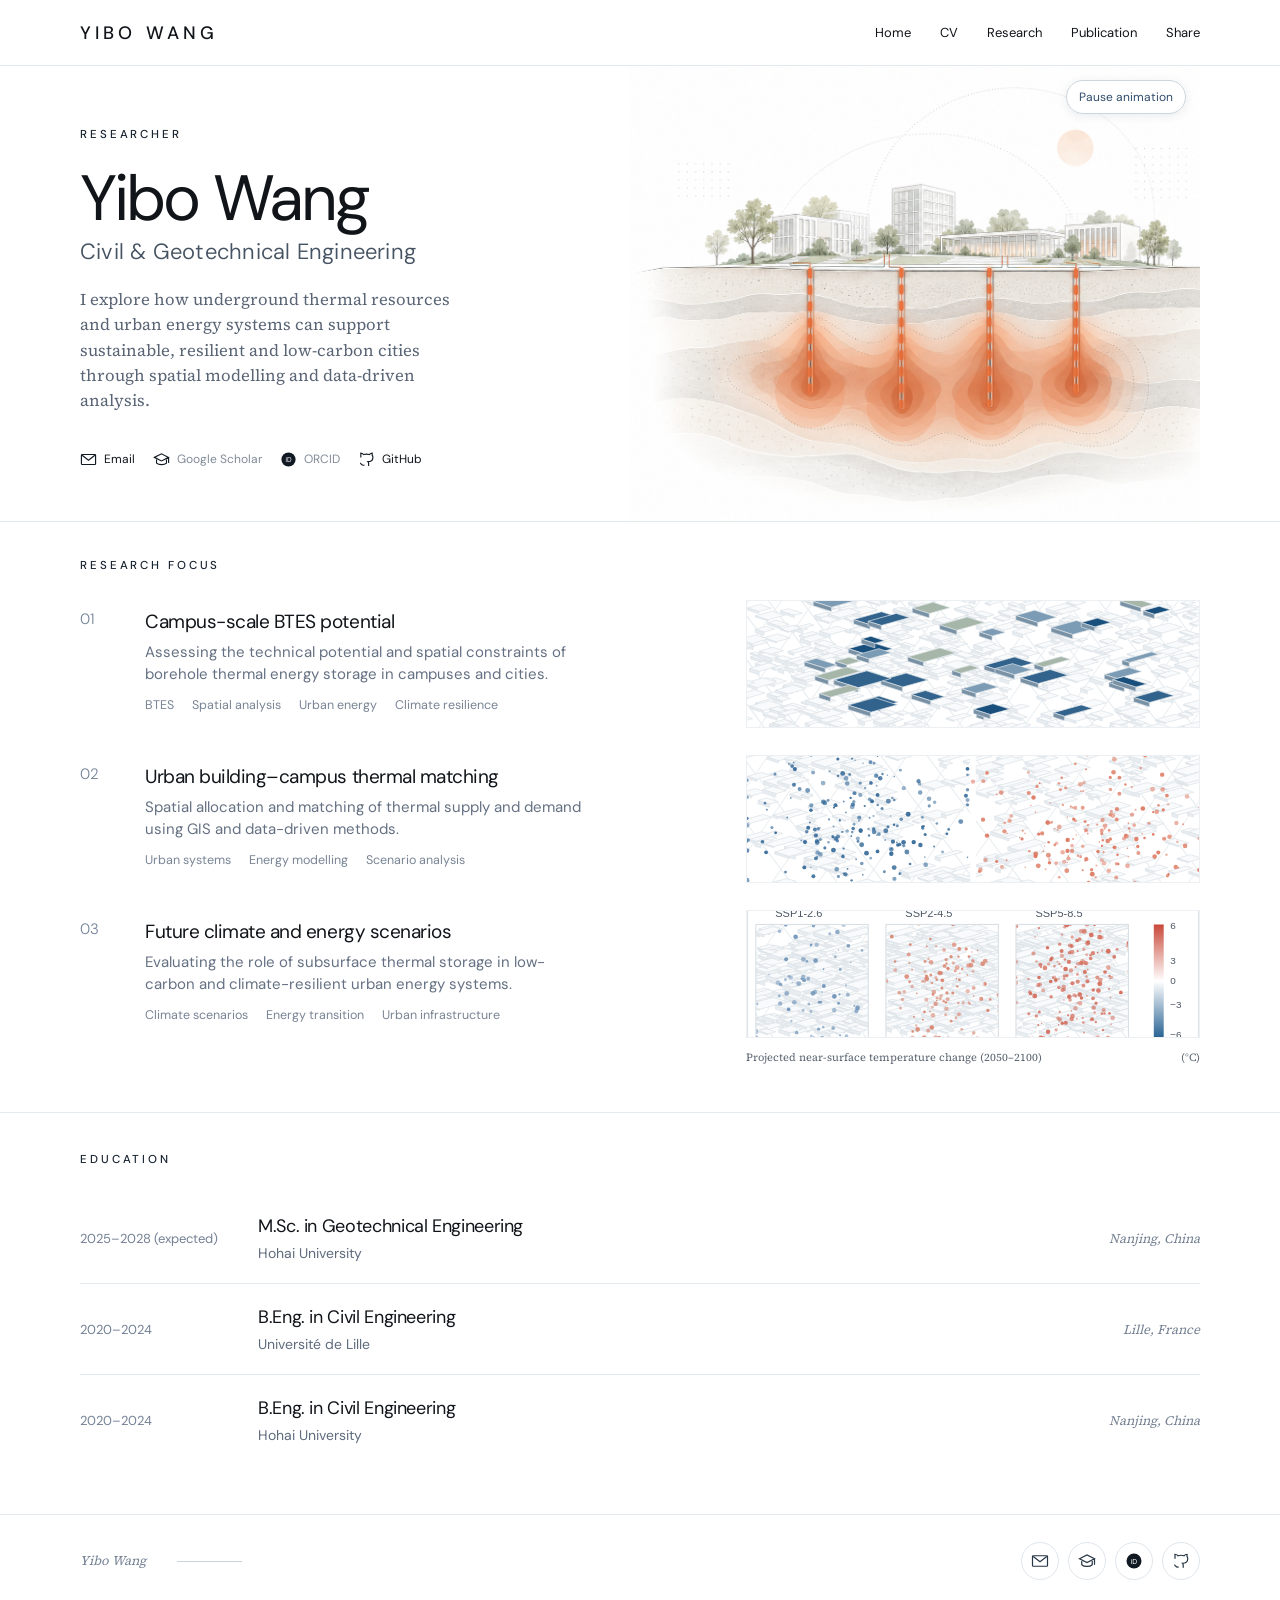
<file: index.html>
<!doctype html>
<html lang="en">
<head>
  <meta charset="utf-8">
  <meta name="viewport" content="width=device-width, initial-scale=1">
  <meta name="description" content="Yibo Wang — research in civil and geotechnical engineering, urban energy systems, and spatial modelling.">
  <title>Yibo Wang | Researcher</title>
  <style>
    @font-face { font-family:"DM Sans"; src:url("assets/fonts/dm-sans-latin.woff2") format("woff2"); font-style:normal; font-weight:100 1000; font-display:swap; }
    @font-face { font-family:"Source Serif 4"; src:url("assets/fonts/source-serif-4-latin.woff2") format("woff2"); font-style:normal; font-weight:200 900; font-display:swap; }
    :root { --ink:#11151a; --muted:#667080; --line:#e4e9ee; --blue:#304d6c; --width:1120px; }
    * { box-sizing:border-box; }
    html { scroll-behavior:smooth; }
    body { margin:0; color:var(--ink); background:#fff; font-family:"DM Sans","Segoe UI",sans-serif; font-optical-sizing:auto; -webkit-font-smoothing:antialiased; }
    a { color:inherit; text-decoration:none; }
    button { font:inherit; }
    .container { width:min(calc(100% - 64px),var(--width)); margin-inline:auto; }
    .site-header { height:66px; border-bottom:1px solid var(--line); background:#fff; }
    .header-inner { width:min(calc(100% - 64px),var(--width)); height:100%; margin:auto; display:flex; align-items:center; justify-content:space-between; gap:24px; }
    .brand { font-size:18px; font-weight:500; letter-spacing:.23em; white-space:nowrap; }
    .nav { display:flex; align-items:center; gap:29px; font-size:13px; }
    .nav a,.nav button { transition:color .2s; }
    .nav button { border:0; background:none; padding:0; color:inherit; cursor:pointer; font-size:inherit; }
    .nav a:hover,.nav a:focus-visible,.nav button:hover,.nav button:focus-visible,.profile-links a:hover { color:#4374a3; }
    .share-status { position:fixed; left:50%; bottom:20px; transform:translateX(-50%); z-index:10; padding:10px 16px; color:#fff; background:#304d6c; border-radius:8px; font-size:13px; box-shadow:0 8px 24px #1a253233; }
    .share-status:empty { display:none; }
    .hero { min-height:456px; border-bottom:1px solid var(--line); }
    .hero-inner { display:grid; grid-template-columns:minmax(0,49%) minmax(0,51%); align-items:center; min-height:455px; }
    .hero-copy { padding:29px 20px 21px 0; position:relative; z-index:1; }
    .eyebrow,.section-title { color:#1a2532; font-size:11.5px; font-weight:500; letter-spacing:.25em; text-transform:uppercase; }
    h1 { margin:23px 0 5px; font-size:64px; font-weight:400; letter-spacing:-.045em; line-height:1.05; }
    .subtitle { font-size:22px; font-weight:350; color:#465363; letter-spacing:.01em; }
    .hero-copy p { max-width:395px; color:#596475; font-family:"Source Serif 4",Georgia,serif; font-size:16.5px; line-height:1.52; margin:21px 0 38px; }
    .profile-links { display:flex; flex-wrap:wrap; gap:12px 18px; align-items:center; width:100%; font-size:12px; white-space:nowrap; }
    .profile-links a,.profile-links span,.footer-links a,.footer-links span { display:inline-flex; align-items:center; gap:7px; }
    .profile-links svg,.footer-links svg { width:17px; height:17px; stroke:#111923; fill:none; stroke-width:1.6; flex:none; }
    .link-unavailable { color:#818b98; cursor:default; }
    .hero-visual { position:relative; width:100%; height:455px; overflow:hidden; }
    .hero-art { width:100%; height:100%; display:block; object-fit:cover; object-position:right center; }
    .hero-flow { position:absolute; inset:0; width:100%; height:100%; pointer-events:none; }
    .heat-flow { fill:none; stroke:#e96932; stroke-width:9; stroke-linecap:round; stroke-dasharray:12 22; opacity:.88; filter:drop-shadow(0 0 6px #e96932); animation:heat-travel 1.8s linear infinite; }
    .heat-flow:nth-child(2) { animation-delay:-.7s; }
    .heat-flow:nth-child(3) { animation-delay:-1.4s; }
    .heat-flow:nth-child(4) { animation-delay:-2.1s; }
    .heat-pulse { fill:#ed7b43; opacity:.18; transform-box:fill-box; transform-origin:center; animation:heat-pulse 3s ease-in-out infinite; }
    .heat-pulse:nth-child(6) { animation-delay:-1s; }
    .heat-pulse:nth-child(7) { animation-delay:-2s; }
    .heat-pulse:nth-child(8) { animation-delay:-3s; }
    @keyframes heat-travel { to { stroke-dashoffset:-34; } }
    @keyframes heat-pulse { 50% { opacity:.42; transform:scale(1.35); } }
    @media (prefers-reduced-motion:reduce) { .heat-flow,.heat-pulse { animation:none; } }
    .hero-visual.motion-enabled .heat-flow { animation:heat-travel 1.8s linear infinite; }
    .hero-visual.motion-enabled .heat-pulse { animation:heat-pulse 3s ease-in-out infinite; }
    .hero-visual.motion-paused .heat-flow,.hero-visual.motion-paused .heat-pulse { animation:none; }
    .motion-toggle { position:absolute; right:14px; top:14px; z-index:2; border:1px solid #cbd6de; border-radius:999px; padding:8px 12px; background:#ffffffeb; color:#304d6c; font-size:12px; cursor:pointer; box-shadow:0 2px 10px #24374a17; }
    .motion-toggle:hover { border-color:#829bb0; }
    .motion-toggle[hidden] { display:none; }
    .research { padding:36px 0 47px; border-bottom:1px solid var(--line); }
    .section-head { display:flex; align-items:center; justify-content:space-between; margin-bottom:27px; }
    .section-title { margin:0; }
    .project-list { display:grid; gap:27px; }
    .project { display:grid; grid-template-columns:54.5% 40.5%; justify-content:space-between; align-items:center; min-height:128px; }
    .project-details { display:grid; grid-template-columns:48px 1fr; gap:17px; align-self:start; padding-top:9px; }
    .number { font-size:15px; color:#718096; font-weight:300; }
    .project h3 { margin:0 0 8px; font-size:19px; letter-spacing:-.025em; font-weight:400; }
    .project p { max-width:445px; margin:0; color:#657183; font-size:15px; line-height:1.44; }
    .tags { display:flex; gap:18px; flex-wrap:wrap; color:#798495; font-size:12.5px; margin-top:12px; }
    .project-visual { width:100%; height:128px; object-fit:cover; border:1px solid #edf0f3; }
    .visual-wrap { position:relative; }
    .visual-note { margin-top:7px; color:#5a6470; font:11px "Source Serif 4",Georgia,serif; }
    .education { padding:39px 0 49px; }
    .education .section-head { margin-bottom:26px; }
    .education-item { display:grid; grid-template-columns:160px minmax(0,1fr) 170px; gap:18px; align-items:center; padding:21px 0; border-bottom:1px solid var(--line); }
    .education-item:last-child { border-bottom:0; }
    .education-years { color:#738094; font-size:13px; }
    .education-degree { margin:0 0 6px; font-size:18px; font-weight:400; letter-spacing:-.02em; }
    .education-school { margin:0; color:#5e6b7d; font-size:14px; }
    .education-location { color:#778394; font:italic 13px "Source Serif 4",Georgia,serif; text-align:right; }
    .site-footer { border-top:1px solid var(--line); min-height:92px; }
    .footer-inner { display:flex; align-items:center; justify-content:space-between; min-height:91px; gap:26px; color:#758294; font:italic 13px "Source Serif 4",Georgia,serif; }
    .footer-rule { height:1px; width:65px; margin-left:28px; background:#c9d3dd; display:inline-block; vertical-align:middle; }
    .footer-links { display:flex; justify-content:flex-end; align-items:center; gap:9px; flex-wrap:wrap; font:12px "DM Sans","Segoe UI",sans-serif; }
    .footer-links a,.footer-links span { width:38px; height:38px; display:inline-flex; align-items:center; justify-content:center; border:1px solid #e0e6ec; border-radius:50%; }
    .footer-links a:hover { color:#4374a3; border-color:#aebdca; }
    .footer-links svg { width:18px; height:18px; stroke:#263544; fill:none; stroke-width:1.6; }
    :focus-visible { outline:2px solid #537ca3; outline-offset:3px; }
    @media (max-width:760px) {
      .container,.header-inner { width:min(calc(100% - 36px),var(--width)); }
      .site-header { height:auto; min-height:66px; }
      .header-inner { flex-wrap:wrap; padding:19px 0; gap:17px; }
      .nav { gap:16px; flex-wrap:wrap; }
      .hero-inner { grid-template-columns:1fr; min-height:0; }
      .hero-copy { padding:62px 0 15px; }
      h1 { font-size:clamp(47px,11vw,62px); }
      .hero-copy p { margin-bottom:29px; }
      .profile-links { width:auto; max-width:100%; gap:13px 18px; }
      .hero-visual { height:min(80vw,390px); max-width:600px; margin:0 auto 21px; }
      .project { grid-template-columns:1fr; gap:15px; }
      .project-visual { height:auto; max-height:210px; }
      .project-list { gap:38px; }
      .education-item { grid-template-columns:104px minmax(0,1fr); gap:8px 12px; align-items:start; }
      .education-location { grid-column:2; text-align:left; }
      .footer-inner { flex-direction:column; align-items:flex-start; justify-content:center; padding:23px 0; }
      .footer-links { justify-content:flex-start; }
    }
    @media (max-width:440px) {
      .subtitle { font-size:18px; }
      .hero-copy p { font-size:15px; }
      .project-details { grid-template-columns:32px 1fr; gap:10px; }
      .tags { gap:8px 13px; }
      .footer-inner { gap:18px; font-size:11px; }
      .footer-rule { width:30px; margin-left:10px; }
    }
  </style>
</head>
<body>
  <header class="site-header">
    <div class="header-inner">
      <a class="brand" href="index.html">YIBO WANG</a>
      <nav class="nav" aria-label="Main navigation"><a href="index.html" aria-current="page">Home</a><a href="assets/cv.pdf" target="_blank" rel="noopener noreferrer" aria-label="CV PDF placeholder, opens in a new tab">CV</a><a href="research.html">Research</a><a href="publications.html">Publication</a><a href="share.html">Share</a></nav>
    </div>
  </header>
  <main>
    <section class="hero" id="about" aria-labelledby="page-title">
      <div class="container hero-inner">
        <div class="hero-copy">
          <div class="eyebrow">Researcher</div>
          <h1 id="page-title">Yibo Wang</h1>
          <div class="subtitle">Civil &amp; Geotechnical Engineering</div>
          <p>I explore how underground thermal resources and urban energy systems can support sustainable, resilient and low-carbon cities through spatial modelling and data-driven analysis.</p>
          <div class="profile-links" aria-label="Profiles and contact">
            <a href="mailto:y1bo_wang@163.com" title="Email: y1bo_wang@163.com"><svg viewBox="0 0 24 24" aria-hidden="true"><rect x="2" y="5" width="20" height="14" rx="1"/><path d="m3 6 9 7 9-7"/></svg>Email</a>
            <span class="link-unavailable" title="Google Scholar link to be added"><svg viewBox="0 0 24 24" aria-hidden="true"><path d="M2 9 12 4l10 5-10 5L2 9Z M5 12v5c3 3 11 3 14 0v-5 M22 9v8"/></svg>Google Scholar</span>
            <span class="link-unavailable" title="ORCID link to be added"><svg viewBox="0 0 24 24" aria-hidden="true"><circle cx="12" cy="12" r="10" fill="#111923" stroke="none"/><text x="12" y="16" text-anchor="middle" font-size="9" fill="#fff" stroke="none" font-family="Arial">iD</text></svg>ORCID</span>
            <a href="https://github.com/y1bo-wang" target="_blank" rel="noopener noreferrer"><svg viewBox="0 0 24 24" aria-hidden="true"><path d="M9 20c-4 1-4-2-6-3m12 4v-3c0-1 0-2-1-3 4 0 7-2 7-6 0-1 0-2-1-3 0-1 0-2 0-3-2 0-3 1-4 2-3-1-5-1-8 0-1-1-2-2-4-2 0 1 0 2 0 3v3"/></svg>GitHub</a>
          </div>
        </div>
        <div class="hero-visual" role="group" aria-label="Geothermal illustration and animation control">
          <img class="hero-art" src="assets/visuals/hero-thermal.png" alt="Campus buildings above geothermal boreholes and underground heat zones" fetchpriority="high">
          <button class="motion-toggle" type="button" aria-pressed="false" hidden>Play animation</button>
          <svg class="hero-flow" viewBox="0 0 1672 941" preserveAspectRatio="xMaxYMid slice" aria-hidden="true">
            <path class="heat-flow" d="M865 423V678"/><path class="heat-flow" d="M1054 422V705"/><path class="heat-flow" d="M1236 421V702"/><path class="heat-flow" d="M1415 423V673"/>
            <circle class="heat-pulse" cx="865" cy="677" r="72"/><circle class="heat-pulse" cx="1054" cy="705" r="72"/><circle class="heat-pulse" cx="1236" cy="702" r="72"/><circle class="heat-pulse" cx="1415" cy="673" r="72"/>
          </svg>
        </div>
      </div>
    </section>
    <section class="research" id="research" aria-labelledby="research-title">
      <div class="container">
        <div class="section-head"><h2 class="section-title" id="research-title">Research Focus</h2></div>
        <div class="project-list" id="research-list">
          <article class="project">
            <div class="project-details"><div class="number">01</div><div><h3>Campus-scale BTES potential</h3><p>Assessing the technical potential and spatial constraints of borehole thermal energy storage in campuses and cities.</p><div class="tags"><span>BTES</span><span>Spatial analysis</span><span>Urban energy</span><span>Climate resilience</span></div></div></div>
            <img class="project-visual" src="assets/visuals/campus.svg" alt="Map illustration of campus buildings and energy potential" loading="lazy">
          </article>
          <article class="project">
            <div class="project-details"><div class="number">02</div><div><h3>Urban building–campus thermal matching</h3><p>Spatial allocation and matching of thermal supply and demand using GIS and data-driven methods.</p><div class="tags"><span>Urban systems</span><span>Energy modelling</span><span>Scenario analysis</span></div></div></div>
            <img class="project-visual" src="assets/visuals/matching.svg" alt="Maps of thermal supply and demand locations" loading="lazy">
          </article>
          <article class="project">
            <div class="project-details"><div class="number">03</div><div><h3>Future climate and energy scenarios</h3><p>Evaluating the role of subsurface thermal storage in low-carbon and climate-resilient urban energy systems.</p><div class="tags"><span>Climate scenarios</span><span>Energy transition</span><span>Urban infrastructure</span></div></div></div>
            <div class="visual-wrap"><img class="project-visual" src="assets/visuals/climate.svg" alt="Three climate scenario map illustrations" loading="lazy"><div class="visual-note">Projected near-surface temperature change (2050–2100) <span style="float:right">(°C)</span></div></div>
          </article>
        </div>
      </div>
    </section>
    <section class="education" id="education" aria-labelledby="education-title">
      <div class="container">
        <div class="section-head"><h2 class="section-title" id="education-title">Education</h2></div>
        <div class="education-list">
          <article class="education-item"><div class="education-years">2025–2028 (expected)</div><div><h3 class="education-degree">M.Sc. in Geotechnical Engineering</h3><p class="education-school">Hohai University</p></div><div class="education-location">Nanjing, China</div></article>
          <article class="education-item"><div class="education-years">2020–2024</div><div><h3 class="education-degree">B.Eng. in Civil Engineering</h3><p class="education-school">Université de Lille</p></div><div class="education-location">Lille, France</div></article>
          <article class="education-item"><div class="education-years">2020–2024</div><div><h3 class="education-degree">B.Eng. in Civil Engineering</h3><p class="education-school">Hohai University</p></div><div class="education-location">Nanjing, China</div></article>
        </div>
      </div>
    </section>
  </main>
  <footer class="site-footer" id="contact"><div class="container footer-inner"><span>Yibo Wang <span class="footer-rule"></span></span><nav class="footer-links" aria-label="Contact and profiles"><a href="mailto:y1bo_wang@163.com" aria-label="Email Yibo Wang" title="Email: y1bo_wang@163.com"><svg viewBox="0 0 24 24" aria-hidden="true"><rect x="2" y="5" width="20" height="14" rx="1"/><path d="m3 6 9 7 9-7"/></svg></a><span class="link-unavailable" role="img" aria-label="Google Scholar link to be added" title="Google Scholar link to be added"><svg viewBox="0 0 24 24" aria-hidden="true"><path d="M2 9 12 4l10 5-10 5L2 9Z M5 12v5c3 3 11 3 14 0v-5 M22 9v8"/></svg></span><span class="link-unavailable" role="img" aria-label="ORCID link to be added" title="ORCID link to be added"><svg viewBox="0 0 24 24" aria-hidden="true"><circle cx="12" cy="12" r="10" fill="#111923" stroke="none"/><text x="12" y="16" text-anchor="middle" font-size="9" fill="#fff" stroke="none" font-family="Arial">iD</text></svg></span><a href="https://github.com/y1bo-wang" target="_blank" rel="noopener noreferrer" aria-label="GitHub" title="GitHub"><svg viewBox="0 0 24 24" aria-hidden="true"><path d="M9 20c-4 1-4-2-6-3m12 4v-3c0-1 0-2-1-3 4 0 7-2 7-6 0-1 0-2-1-3 0-1 0-2 0-3-2 0-3 1-4 2-3-1-5-1-8 0-1-1-2-2-4-2 0 1 0 2 0 3v3"/></svg></a></nav></div></footer>
  <script src="assets/hero-motion.js" defer></script>
</body>
</html>
</file>
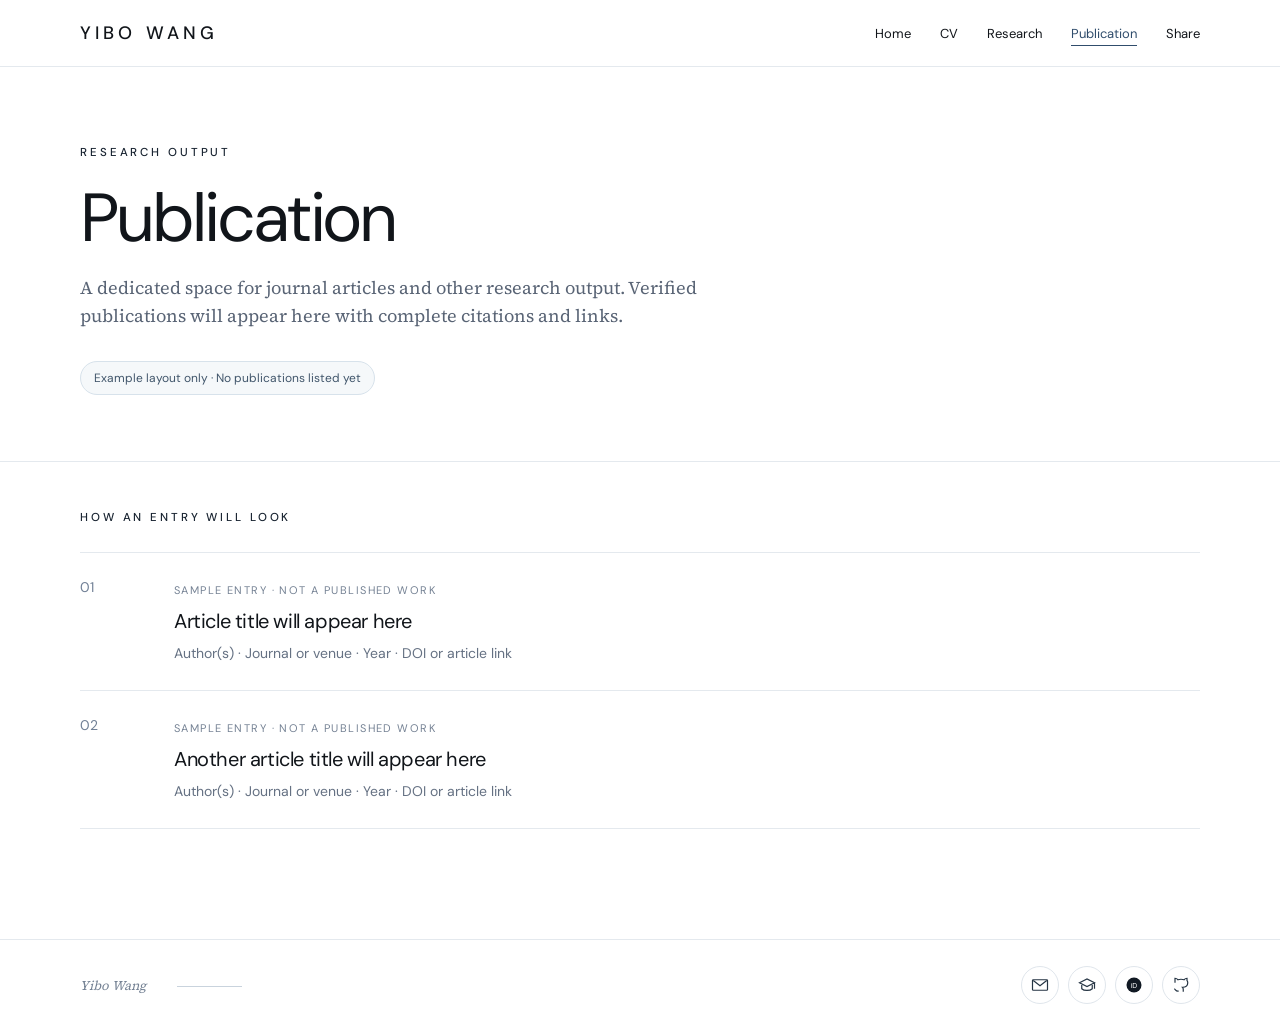
<file: publications.html>
<!doctype html>
<html lang="en">
<head>
  <meta charset="utf-8">
  <meta name="viewport" content="width=device-width, initial-scale=1">
  <meta name="description" content="Publication page for Yibo Wang. Example entries are placeholders pending verified publication details.">
  <title>Publication | Yibo Wang</title>
  <link rel="stylesheet" href="assets/page.css">
</head>
<body>
  <header class="site-header"><div class="header-inner">
    <a class="brand" href="index.html">YIBO WANG</a>
    <nav class="nav" aria-label="Main navigation"><a href="index.html">Home</a><a href="assets/cv.pdf" target="_blank" rel="noopener noreferrer" aria-label="CV PDF placeholder, opens in a new tab">CV</a><a href="research.html">Research</a><a href="publications.html" aria-current="page">Publication</a><a href="share.html">Share</a></nav>
  </div></header>
  <main>
    <section class="intro"><div class="container">
      <p class="eyebrow">Research output</p>
      <h1>Publication</h1>
      <p class="intro-copy">A dedicated space for journal articles and other research output. Verified publications will appear here with complete citations and links.</p>
      <span class="sample-note">Example layout only · No publications listed yet</span>
    </div></section>
    <section class="examples" aria-labelledby="example-title"><div class="container">
      <h2 class="section-title" id="example-title">How an entry will look</h2>
      <article class="entry"><span class="entry-number">01</span><div><span class="entry-label">Sample entry · Not a published work</span><h2>Article title will appear here</h2><p>Author(s) · Journal or venue · Year · DOI or article link</p></div></article>
      <article class="entry"><span class="entry-number">02</span><div><span class="entry-label">Sample entry · Not a published work</span><h2>Another article title will appear here</h2><p>Author(s) · Journal or venue · Year · DOI or article link</p></div></article>
    </div></section>
  </main>
  <footer class="site-footer"><div class="container footer-inner"><span>Yibo Wang <span class="footer-rule"></span></span><nav class="footer-links" aria-label="Contact and profiles"><a href="mailto:y1bo_wang@163.com" aria-label="Email Yibo Wang" title="Email: y1bo_wang@163.com"><svg viewBox="0 0 24 24" aria-hidden="true"><rect x="2" y="5" width="20" height="14" rx="1"/><path d="m3 6 9 7 9-7"/></svg></a><span class="link-unavailable" role="img" aria-label="Google Scholar link to be added" title="Google Scholar link to be added"><svg viewBox="0 0 24 24" aria-hidden="true"><path d="M2 9 12 4l10 5-10 5L2 9Z M5 12v5c3 3 11 3 14 0v-5 M22 9v8"/></svg></span><span class="link-unavailable" role="img" aria-label="ORCID link to be added" title="ORCID link to be added"><svg viewBox="0 0 24 24" aria-hidden="true"><circle cx="12" cy="12" r="10" fill="#111923" stroke="none"/><text x="12" y="16" text-anchor="middle" font-size="9" fill="#fff" stroke="none" font-family="Arial">iD</text></svg></span><a href="https://github.com/y1bo-wang" target="_blank" rel="noopener noreferrer" aria-label="GitHub" title="GitHub"><svg viewBox="0 0 24 24" aria-hidden="true"><path d="M9 20c-4 1-4-2-6-3m12 4v-3c0-1 0-2-1-3 4 0 7-2 7-6 0-1 0-2-1-3 0-1 0-2 0-3-2 0-3 1-4 2-3-1-5-1-8 0-1-1-2-2-4-2 0 1 0 2 0 3v3"/></svg></a></nav></div></footer>
</body>
</html>
</file>
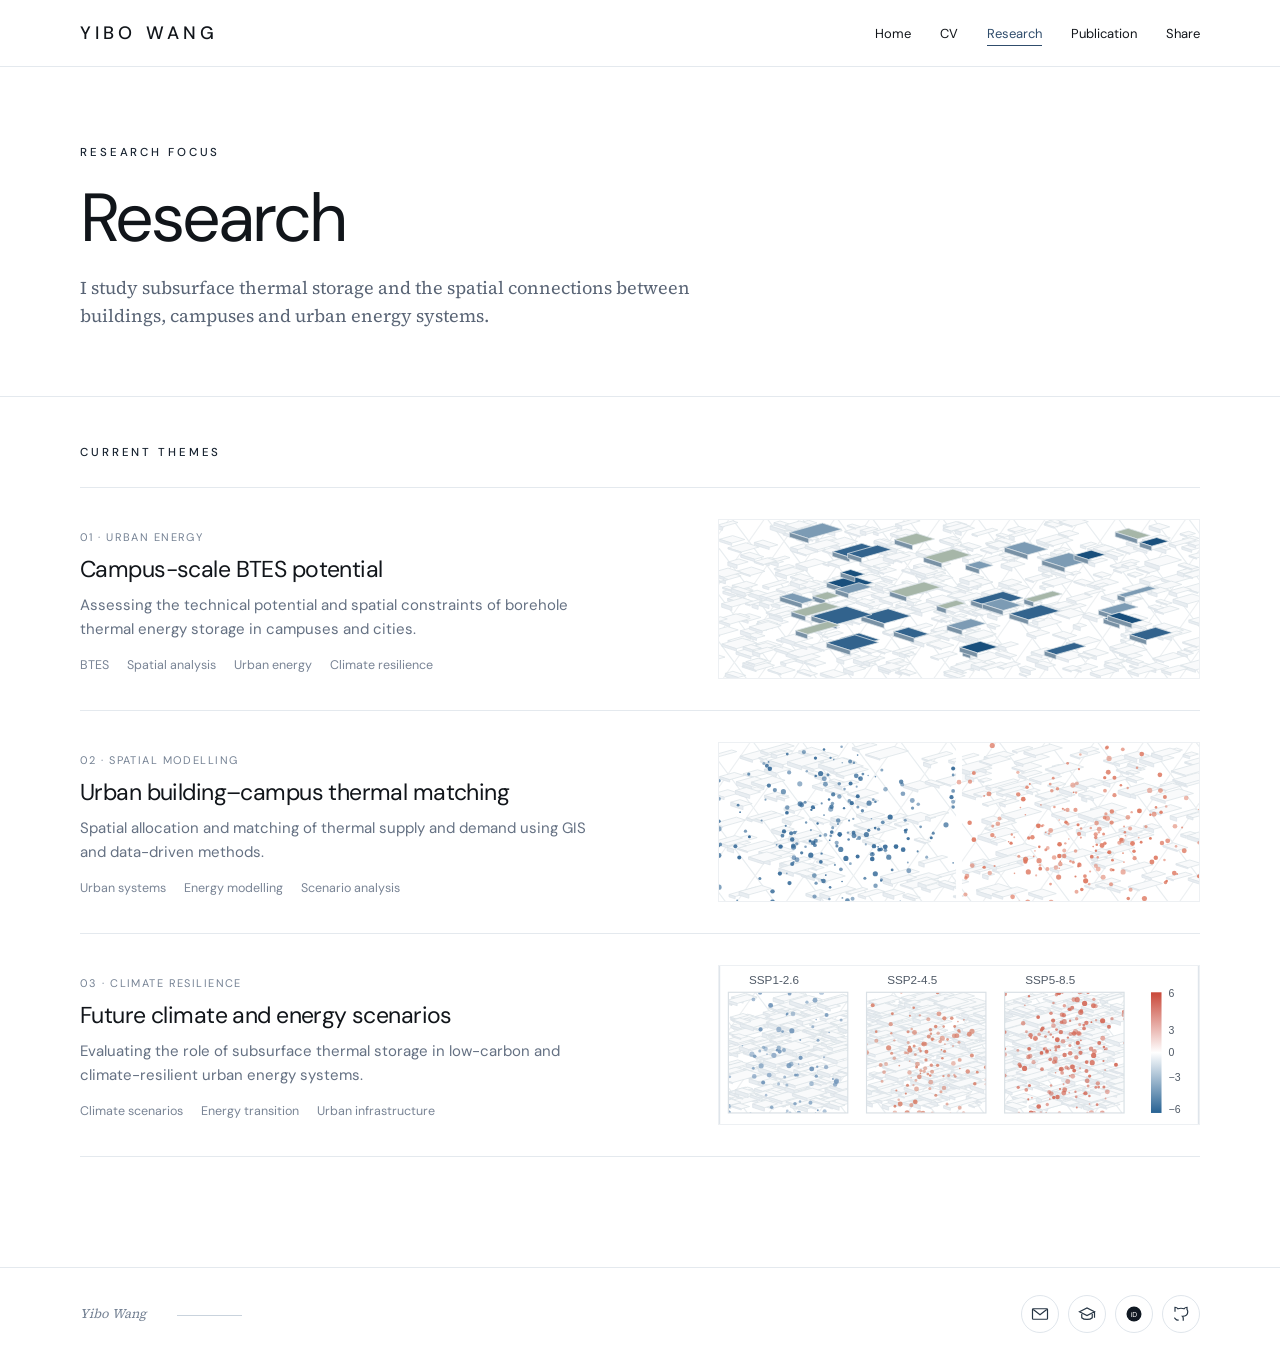
<file: research.html>
<!doctype html>
<html lang="en">
<head>
  <meta charset="utf-8">
  <meta name="viewport" content="width=device-width, initial-scale=1">
  <meta name="description" content="Research themes of Yibo Wang in geotechnical engineering and urban energy systems.">
  <title>Research | Yibo Wang</title>
  <link rel="stylesheet" href="assets/page.css">
</head>
<body>
  <header class="site-header"><div class="header-inner"><a class="brand" href="index.html">YIBO WANG</a><nav class="nav" aria-label="Main navigation"><a href="index.html">Home</a><a href="assets/cv.pdf" target="_blank" rel="noopener noreferrer" aria-label="CV PDF placeholder, opens in a new tab">CV</a><a href="research.html" aria-current="page">Research</a><a href="publications.html">Publication</a><a href="share.html">Share</a></nav></div></header>
  <main><section class="intro"><div class="container">
      <p class="eyebrow">Research focus</p>
      <h1>Research</h1>
      <p class="intro-copy">I study subsurface thermal storage and the spatial connections between buildings, campuses and urban energy systems.</p>
    </div></section>
    <section class="examples" aria-labelledby="research-heading"><div class="container">
      <h2 class="section-title" id="research-heading">Current themes</h2>
      <div class="research-list">
        <article class="research-entry"><div><span class="entry-label">01 · Urban energy</span><h2>Campus-scale BTES potential</h2><p>Assessing the technical potential and spatial constraints of borehole thermal energy storage in campuses and cities.</p><div class="tags"><span>BTES</span><span>Spatial analysis</span><span>Urban energy</span><span>Climate resilience</span></div></div><img src="assets/visuals/campus.svg" alt="Illustration of campus buildings and energy potential"></article>
        <article class="research-entry"><div><span class="entry-label">02 · Spatial modelling</span><h2>Urban building–campus thermal matching</h2><p>Spatial allocation and matching of thermal supply and demand using GIS and data-driven methods.</p><div class="tags"><span>Urban systems</span><span>Energy modelling</span><span>Scenario analysis</span></div></div><img src="assets/visuals/matching.svg" alt="Illustration of thermal supply and demand locations"></article>
        <article class="research-entry"><div><span class="entry-label">03 · Climate resilience</span><h2>Future climate and energy scenarios</h2><p>Evaluating the role of subsurface thermal storage in low-carbon and climate-resilient urban energy systems.</p><div class="tags"><span>Climate scenarios</span><span>Energy transition</span><span>Urban infrastructure</span></div></div><img src="assets/visuals/climate.svg" alt="Illustration of climate scenario maps"></article>
      </div>
    </div></section></main>
  <footer class="site-footer"><div class="container footer-inner"><span>Yibo Wang <span class="footer-rule"></span></span><nav class="footer-links" aria-label="Contact and profiles"><a href="mailto:y1bo_wang@163.com" aria-label="Email Yibo Wang" title="Email: y1bo_wang@163.com"><svg viewBox="0 0 24 24" aria-hidden="true"><rect x="2" y="5" width="20" height="14" rx="1"/><path d="m3 6 9 7 9-7"/></svg></a><span class="link-unavailable" role="img" aria-label="Google Scholar link to be added" title="Google Scholar link to be added"><svg viewBox="0 0 24 24" aria-hidden="true"><path d="M2 9 12 4l10 5-10 5L2 9Z M5 12v5c3 3 11 3 14 0v-5 M22 9v8"/></svg></span><span class="link-unavailable" role="img" aria-label="ORCID link to be added" title="ORCID link to be added"><svg viewBox="0 0 24 24" aria-hidden="true"><circle cx="12" cy="12" r="10" fill="#111923" stroke="none"/><text x="12" y="16" text-anchor="middle" font-size="9" fill="#fff" stroke="none" font-family="Arial">iD</text></svg></span><a href="https://github.com/y1bo-wang" target="_blank" rel="noopener noreferrer" aria-label="GitHub" title="GitHub"><svg viewBox="0 0 24 24" aria-hidden="true"><path d="M9 20c-4 1-4-2-6-3m12 4v-3c0-1 0-2-1-3 4 0 7-2 7-6 0-1 0-2-1-3 0-1 0-2 0-3-2 0-3 1-4 2-3-1-5-1-8 0-1-1-2-2-4-2 0 1 0 2 0 3v3"/></svg></a></nav></div></footer>
  
</body>
</html>
</file>
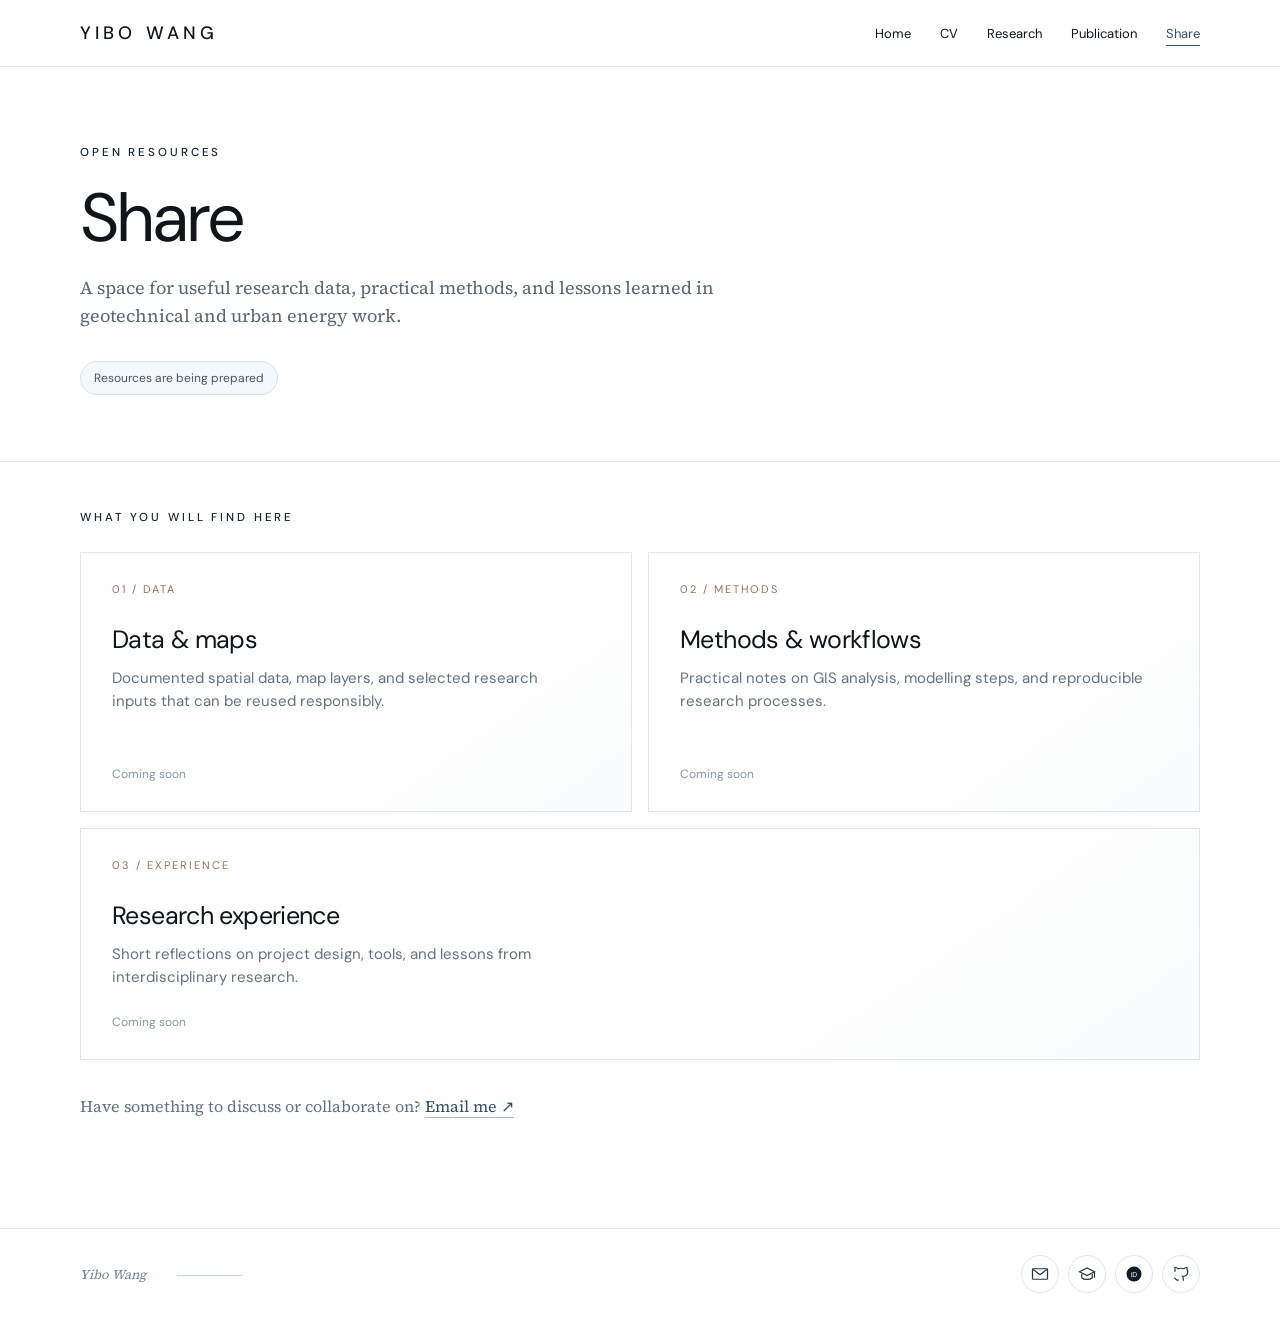
<file: share.html>
<!doctype html>
<html lang="en">
<head>
  <meta charset="utf-8">
  <meta name="viewport" content="width=device-width, initial-scale=1">
  <meta name="description" content="Shared research data, methods, and experience from Yibo Wang.">
  <title>Share | Yibo Wang</title>
  <link rel="stylesheet" href="assets/page.css">
</head>
<body>
  <header class="site-header"><div class="header-inner"><a class="brand" href="index.html">YIBO WANG</a><nav class="nav" aria-label="Main navigation"><a href="index.html">Home</a><a href="assets/cv.pdf" target="_blank" rel="noopener noreferrer" aria-label="CV PDF placeholder, opens in a new tab">CV</a><a href="research.html">Research</a><a href="publications.html">Publication</a><a href="share.html" aria-current="page">Share</a></nav></div></header>
  <main>
    <section class="intro"><div class="container">
      <p class="eyebrow">Open resources</p>
      <h1>Share</h1>
      <p class="intro-copy">A space for useful research data, practical methods, and lessons learned in geotechnical and urban energy work.</p>
      <span class="sample-note">Resources are being prepared</span>
    </div></section>
    <section class="examples share-section" aria-labelledby="share-heading"><div class="container">
      <h2 class="section-title" id="share-heading">What you will find here</h2>
      <div class="resource-grid">
        <article class="resource-card"><span class="resource-number">01 / Data</span><h2>Data &amp; maps</h2><p>Documented spatial data, map layers, and selected research inputs that can be reused responsibly.</p><span class="resource-state">Coming soon</span></article>
        <article class="resource-card"><span class="resource-number">02 / Methods</span><h2>Methods &amp; workflows</h2><p>Practical notes on GIS analysis, modelling steps, and reproducible research processes.</p><span class="resource-state">Coming soon</span></article>
        <article class="resource-card"><span class="resource-number">03 / Experience</span><h2>Research experience</h2><p>Short reflections on project design, tools, and lessons from interdisciplinary research.</p><span class="resource-state">Coming soon</span></article>
      </div>
      <p class="share-contact">Have something to discuss or collaborate on? <a href="mailto:y1bo_wang@163.com">Email me <span aria-hidden="true">↗</span></a></p>
    </div></section>
  </main>
  <footer class="site-footer"><div class="container footer-inner"><span>Yibo Wang <span class="footer-rule"></span></span><nav class="footer-links" aria-label="Contact and profiles"><a href="mailto:y1bo_wang@163.com" aria-label="Email Yibo Wang" title="Email: y1bo_wang@163.com"><svg viewBox="0 0 24 24" aria-hidden="true"><rect x="2" y="5" width="20" height="14" rx="1"/><path d="m3 6 9 7 9-7"/></svg></a><span class="link-unavailable" role="img" aria-label="Google Scholar link to be added" title="Google Scholar link to be added"><svg viewBox="0 0 24 24" aria-hidden="true"><path d="M2 9 12 4l10 5-10 5L2 9Z M5 12v5c3 3 11 3 14 0v-5 M22 9v8"/></svg></span><span class="link-unavailable" role="img" aria-label="ORCID link to be added" title="ORCID link to be added"><svg viewBox="0 0 24 24" aria-hidden="true"><circle cx="12" cy="12" r="10" fill="#111923" stroke="none"/><text x="12" y="16" text-anchor="middle" font-size="9" fill="#fff" stroke="none" font-family="Arial">iD</text></svg></span><a href="https://github.com/y1bo-wang" target="_blank" rel="noopener noreferrer" aria-label="GitHub" title="GitHub"><svg viewBox="0 0 24 24" aria-hidden="true"><path d="M9 20c-4 1-4-2-6-3m12 4v-3c0-1 0-2-1-3 4 0 7-2 7-6 0-1 0-2-1-3 0-1 0-2 0-3-2 0-3 1-4 2-3-1-5-1-8 0-1-1-2-2-4-2 0 1 0 2 0 3v3"/></svg></a></nav></div></footer>
</body>
</html>
</file>
<file: assets/page.css>
@font-face { font-family:"DM Sans"; src:url("fonts/dm-sans-latin.woff2") format("woff2"); font-style:normal; font-weight:100 1000; font-display:swap; }
    @font-face { font-family:"Source Serif 4"; src:url("fonts/source-serif-4-latin.woff2") format("woff2"); font-style:normal; font-weight:200 900; font-display:swap; }
    :root { --ink:#11151a; --muted:#667080; --line:#e4e9ee; --blue:#304d6c; --width:1120px; }
    * { box-sizing:border-box; }
    body { margin:0; color:var(--ink); background:#fff; font-family:"DM Sans","Segoe UI",sans-serif; -webkit-font-smoothing:antialiased; }
    a { color:inherit; text-decoration:none; }
    button { font:inherit; }
    .container,.header-inner { width:min(calc(100% - 64px),var(--width)); margin-inline:auto; }
    .site-header { min-height:66px; border-bottom:1px solid var(--line); }
    .header-inner { min-height:66px; display:flex; align-items:center; justify-content:space-between; gap:24px; }
    .brand { font-size:18px; font-weight:500; letter-spacing:.23em; white-space:nowrap; }
    .nav { display:flex; align-items:center; gap:29px; font-size:13px; }
    .nav button { border:0; background:none; padding:0; color:inherit; cursor:pointer; font-size:inherit; }
    .nav a:hover,.nav button:hover { color:#4374a3; }
    .nav [aria-current=page] { color:var(--blue); text-decoration:underline; text-underline-offset:7px; }
    :focus-visible { outline:2px solid #537ca3; outline-offset:3px; }
    .intro { padding:78px 0 66px; border-bottom:1px solid var(--line); }
    .eyebrow { margin:0 0 23px; color:#1a2532; font-size:11.5px; font-weight:500; letter-spacing:.25em; text-transform:uppercase; }
    h1 { margin:0 0 20px; font-size:clamp(48px,6vw,68px); font-weight:400; letter-spacing:-.045em; line-height:1.05; }
    .intro-copy { max-width:650px; margin:0; color:#596475; font:18px/1.55 "Source Serif 4",Georgia,serif; }
    .sample-note { display:inline-block; margin-top:31px; border:1px solid #d7e2eb; border-radius:999px; padding:8px 13px; background:#f5f8fa; color:#41566b; font-size:12px; }
    .examples { padding:48px 0 110px; min-height:420px; }
    .section-title { margin:0 0 27px; color:#1a2532; font-size:11.5px; font-weight:500; letter-spacing:.25em; text-transform:uppercase; }
    .entry { display:grid; grid-template-columns:75px minmax(0,1fr); gap:19px; padding:25px 0; border-top:1px solid var(--line); }
    .entry:last-child { border-bottom:1px solid var(--line); }
    .entry-number { color:#718096; font-size:14px; }
    .entry-label { color:#758294; font-size:11px; letter-spacing:.13em; text-transform:uppercase; }
    .entry h2 { margin:9px 0; font-size:20px; font-weight:400; letter-spacing:-.02em; }
    .entry p { margin:0; color:#657183; font-size:14px; line-height:1.55; }
    .site-footer { border-top:1px solid var(--line); }
    .footer-inner { min-height:91px; display:flex; align-items:center; justify-content:space-between; gap:26px; color:#758294; font:italic 13px "Source Serif 4",Georgia,serif; }
    .footer-rule { height:1px; width:65px; margin-left:28px; background:#c9d3dd; display:inline-block; vertical-align:middle; }
    .footer-links { display:flex; justify-content:flex-end; align-items:center; gap:9px; flex-wrap:wrap; font:12px "DM Sans","Segoe UI",sans-serif; }
    .footer-links a,.footer-links span { width:38px; height:38px; display:inline-flex; align-items:center; justify-content:center; border:1px solid #e0e6ec; border-radius:50%; }
    .footer-links a:hover { color:#4374a3; border-color:#aebdca; }
    .footer-links svg { width:18px; height:18px; stroke:#263544; fill:none; stroke-width:1.6; }
    .link-unavailable { color:#818b98; cursor:default; }
    .share-status { position:fixed; left:50%; bottom:20px; transform:translateX(-50%); z-index:10; padding:10px 16px; color:#fff; background:#304d6c; border-radius:8px; font-size:13px; box-shadow:0 8px 24px #1a253233; }
    .share-status:empty { display:none; }
    @media (max-width:760px) {
      .container,.header-inner { width:min(calc(100% - 36px),var(--width)); }
      .header-inner { flex-wrap:wrap; padding:19px 0; gap:17px; }
      .nav { gap:16px; flex-wrap:wrap; }
      .intro { padding:62px 0 52px; }
      .examples { padding:38px 0 80px; }
      .footer-inner { flex-direction:column; align-items:flex-start; justify-content:center; padding:23px 0; }
      .footer-links { justify-content:flex-start; }
    }
    @media (max-width:440px) {
      .entry { grid-template-columns:32px minmax(0,1fr); gap:10px; }
      .footer-inner { gap:18px; font-size:11px; }
      .footer-rule { width:30px; margin-left:10px; }
    }
    .research-list { display:grid; gap:0; }
    .research-entry { display:grid; grid-template-columns:minmax(0,1fr) minmax(0,43%); gap:42px; align-items:center; padding:31px 0; border-top:1px solid var(--line); }
    .research-entry:last-child { border-bottom:1px solid var(--line); }
    .research-entry h2 { margin:8px 0 10px; font-size:23px; font-weight:400; letter-spacing:-.025em; }
    .research-entry p { max-width:520px; margin:0; color:#657183; font-size:15px; line-height:1.55; }
    .research-entry img { display:block; width:100%; height:160px; object-fit:cover; border:1px solid #edf0f3; }
    .tags { display:flex; flex-wrap:wrap; gap:9px 18px; margin-top:16px; color:#798495; font-size:12.5px; }
    .resource-grid { display:grid; grid-template-columns:repeat(2,minmax(0,1fr)); gap:16px; }
    .resource-card { display:flex; flex-direction:column; min-height:260px; padding:29px 31px; border:1px solid #e0e6ec; background:linear-gradient(145deg,#fff 64%,#f8fafb); }
    .resource-card:last-child { grid-column:1/-1; min-height:210px; }
    .resource-number { color:#9a6f58; font-size:11px; letter-spacing:.18em; text-transform:uppercase; }
    .resource-card h2 { margin:27px 0 11px; font-size:25px; font-weight:400; letter-spacing:-.025em; }
    .resource-card p { max-width:470px; margin:0; color:#657183; font-size:15px; line-height:1.55; }
    .resource-state { align-self:flex-start; margin-top:auto; padding-top:24px; color:#8b96a4; font-size:12px; }
    .share-contact { margin:34px 0 0; color:#657183; font:16px/1.5 "Source Serif 4",Georgia,serif; }
    .share-contact a { color:#304d6c; border-bottom:1px solid #aab9c7; }
    .share-contact a:hover { color:#4374a3; }
    @media (max-width:760px) { .research-entry { grid-template-columns:1fr; gap:20px; } .research-entry img { height:auto; max-height:210px; } }
    @media (max-width:600px) { .resource-grid { grid-template-columns:1fr; } .resource-card,.resource-card:last-child { grid-column:auto; min-height:230px; padding:24px; } }
</file>
